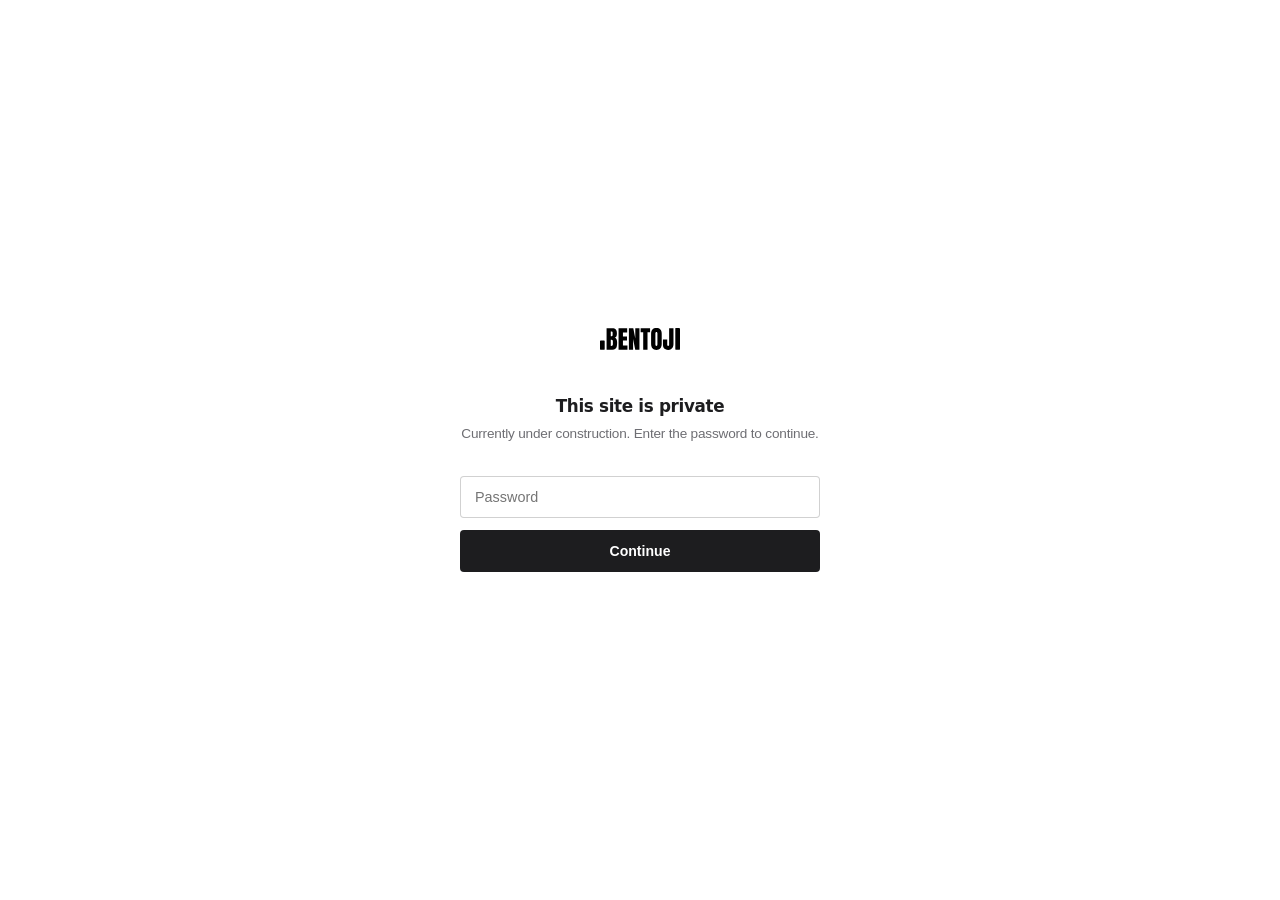
<file: access/index.html>
<!DOCTYPE html>
<html lang="en">
<head>
<meta charset="UTF-8"/>
<meta name="viewport" content="width=device-width, initial-scale=1"/>
<title>Bentoji</title>
<link rel="icon" href="/assets/img/favicon.ico"/>
<link rel="stylesheet" href="/assets/site.css?v=40"/>
<style>
  body{display:flex;flex-direction:column;align-items:center;justify-content:center;min-height:100vh;background:#fff;padding:32px 24px;}
  .gate{width:100%;max-width:360px;text-align:center;}
  .gate-logo{display:inline-block;margin-bottom:40px;}
  .gate-logo img{height:22px;filter:invert(1) brightness(0);}
  .gate h1{font-size:1.05rem;font-weight:600;color:var(--white);letter-spacing:-.02em;margin-bottom:8px;}
  .gate p{font-size:.85rem;color:var(--muted);margin-bottom:32px;line-height:1.5;}
  .gate-form{display:flex;flex-direction:column;gap:12px;}
  .gate-input{width:100%;padding:12px 14px;border:1px solid var(--line);border-radius:var(--radius);font-size:.9rem;font-family:inherit;background:#fff;color:var(--white);outline:none;box-sizing:border-box;transition:border-color .15s;}
  .gate-input:focus{border-color:var(--line-strong);}
  .gate-btn{width:100%;padding:13px;background:var(--white);color:#fff;border:none;border-radius:var(--radius);font-size:.88rem;font-weight:600;font-family:inherit;cursor:pointer;transition:opacity .15s;}
  .gate-btn:hover{opacity:.82;}
  .gate-err{font-size:.8rem;color:#c0392b;display:none;margin-top:4px;}
</style>
</head>
<body>
<div class="gate">
  <a class="gate-logo" href="/access/">
    <img src="/assets/img/bentoji-logo.svg" alt="Bentoji"/>
  </a>
  <h1>This site is private</h1>
  <p>Currently under construction. Enter the password to continue.</p>
  <form class="gate-form" id="gf">
    <input class="gate-input" type="password" id="pw" placeholder="Password" autocomplete="current-password" autofocus/>
    <p class="gate-err" id="err">Incorrect password. Try again.</p>
    <button class="gate-btn" type="submit">Continue</button>
  </form>
</div>
<script>
  document.getElementById('gf').addEventListener('submit', function(e){
    e.preventDefault();
    var pw = document.getElementById('pw').value;
    if (pw === 'bentoji26') {
      sessionStorage.setItem('bentoji_ok', '1');
      var ret = sessionStorage.getItem('bentoji_ret') || '/';
      sessionStorage.removeItem('bentoji_ret');
      location.replace(ret);
    } else {
      document.getElementById('err').style.display = 'block';
      document.getElementById('pw').value = '';
      document.getElementById('pw').focus();
    }
  });
  // Already authenticated
  if (sessionStorage.getItem('bentoji_ok')) {
    location.replace(sessionStorage.getItem('bentoji_ret') || '/');
  }
</script>
</body>
</html>
</file>
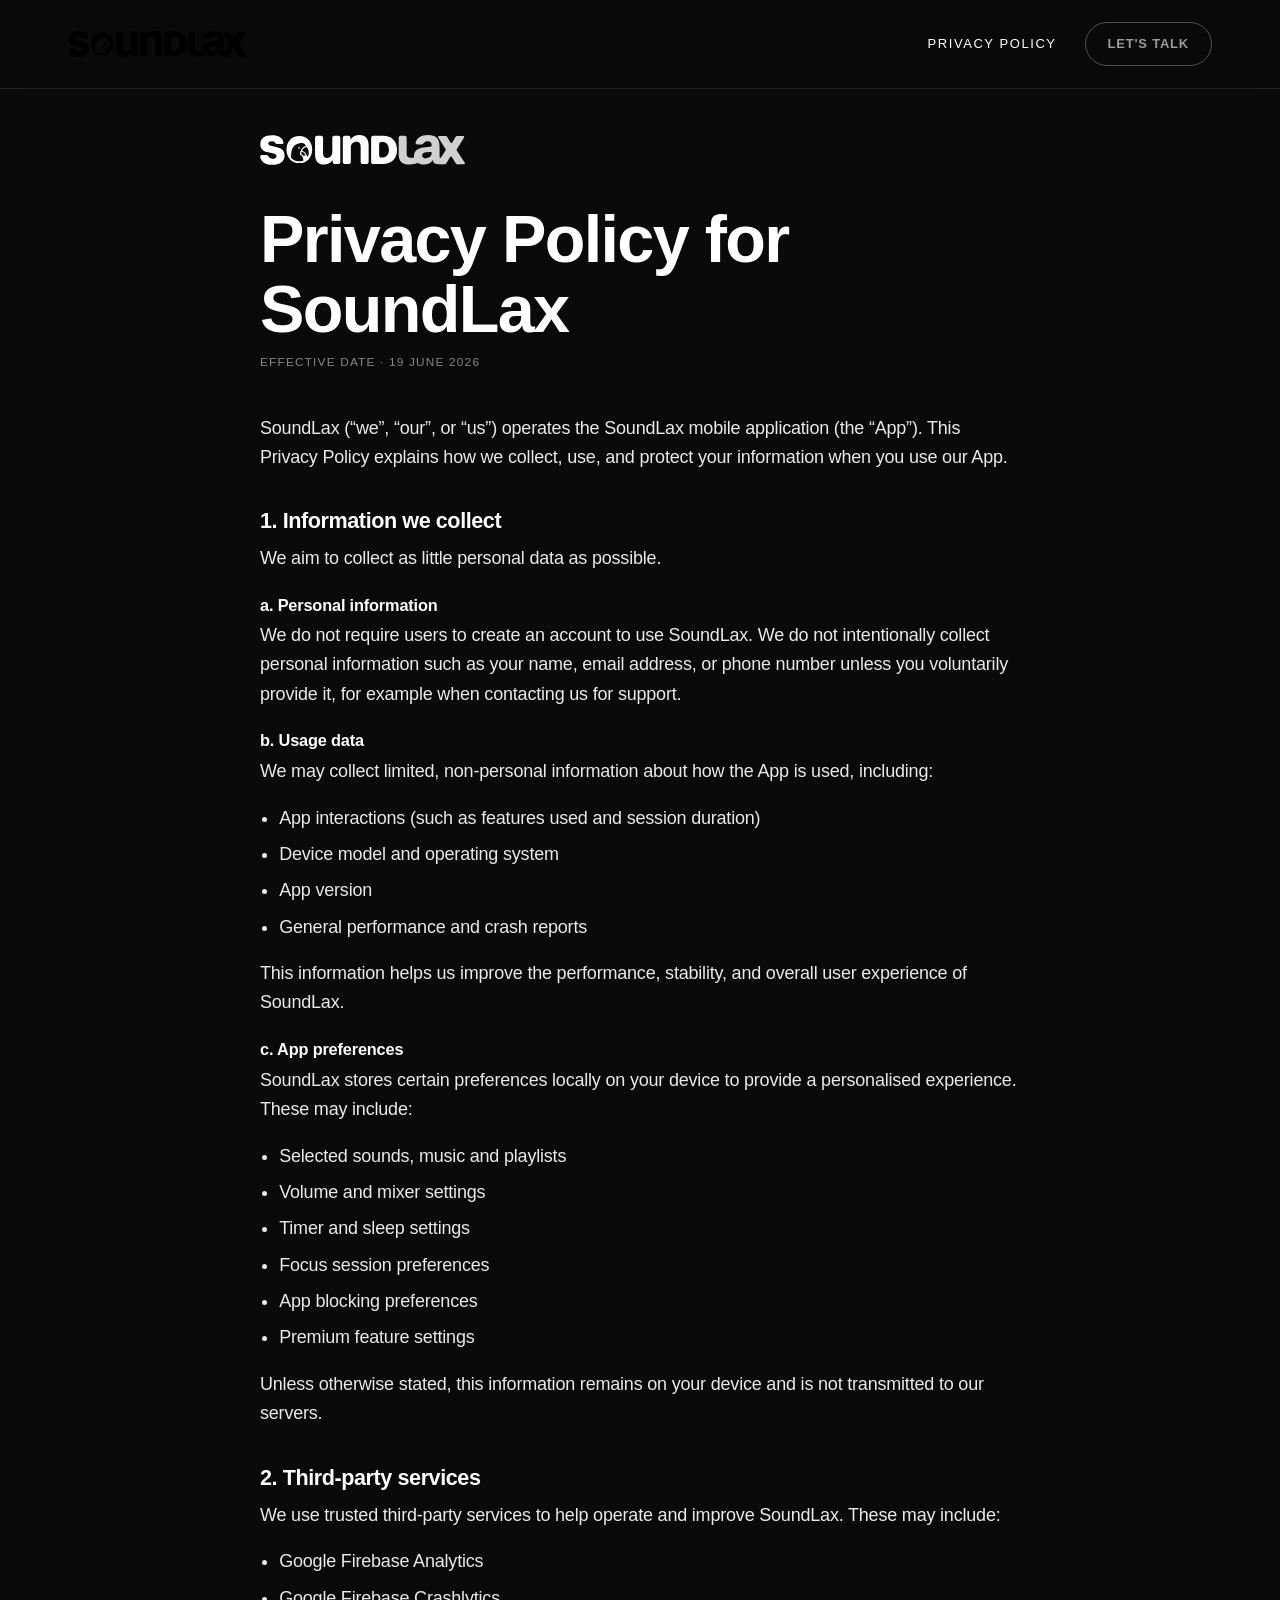
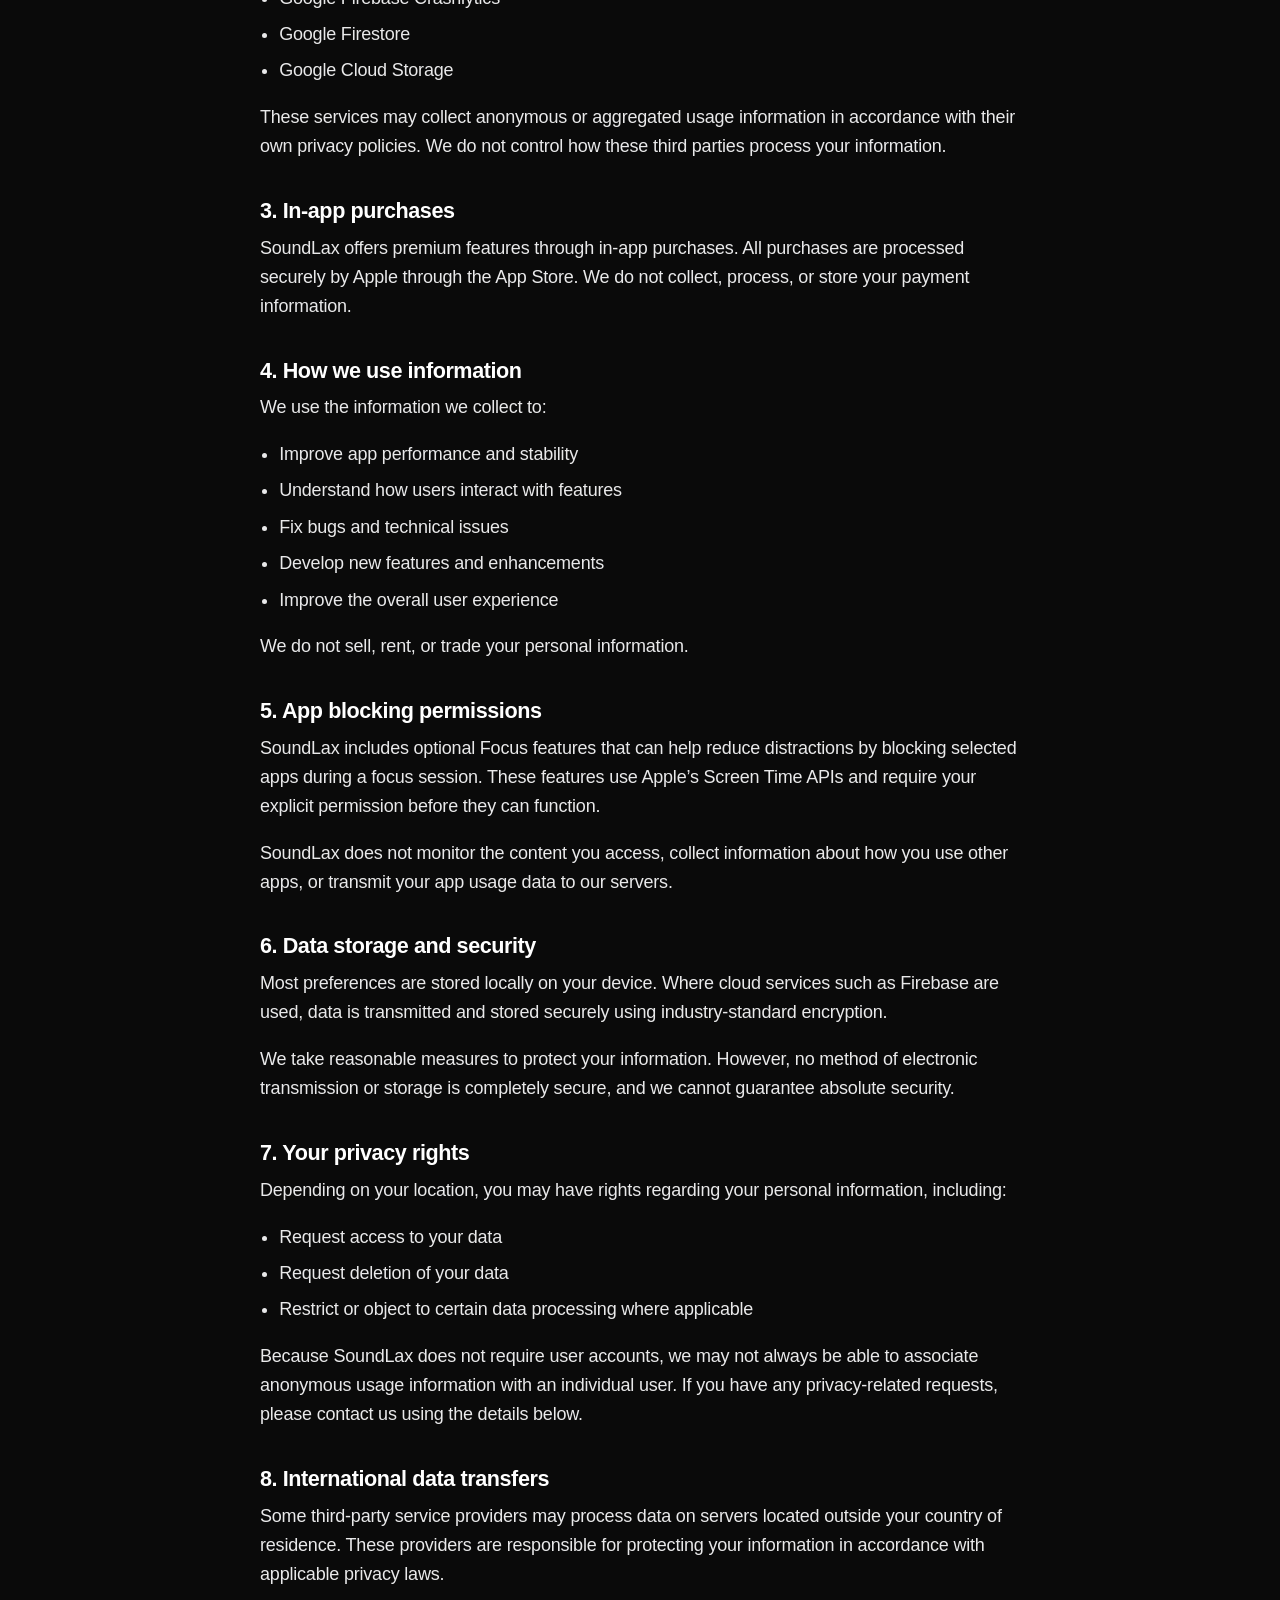
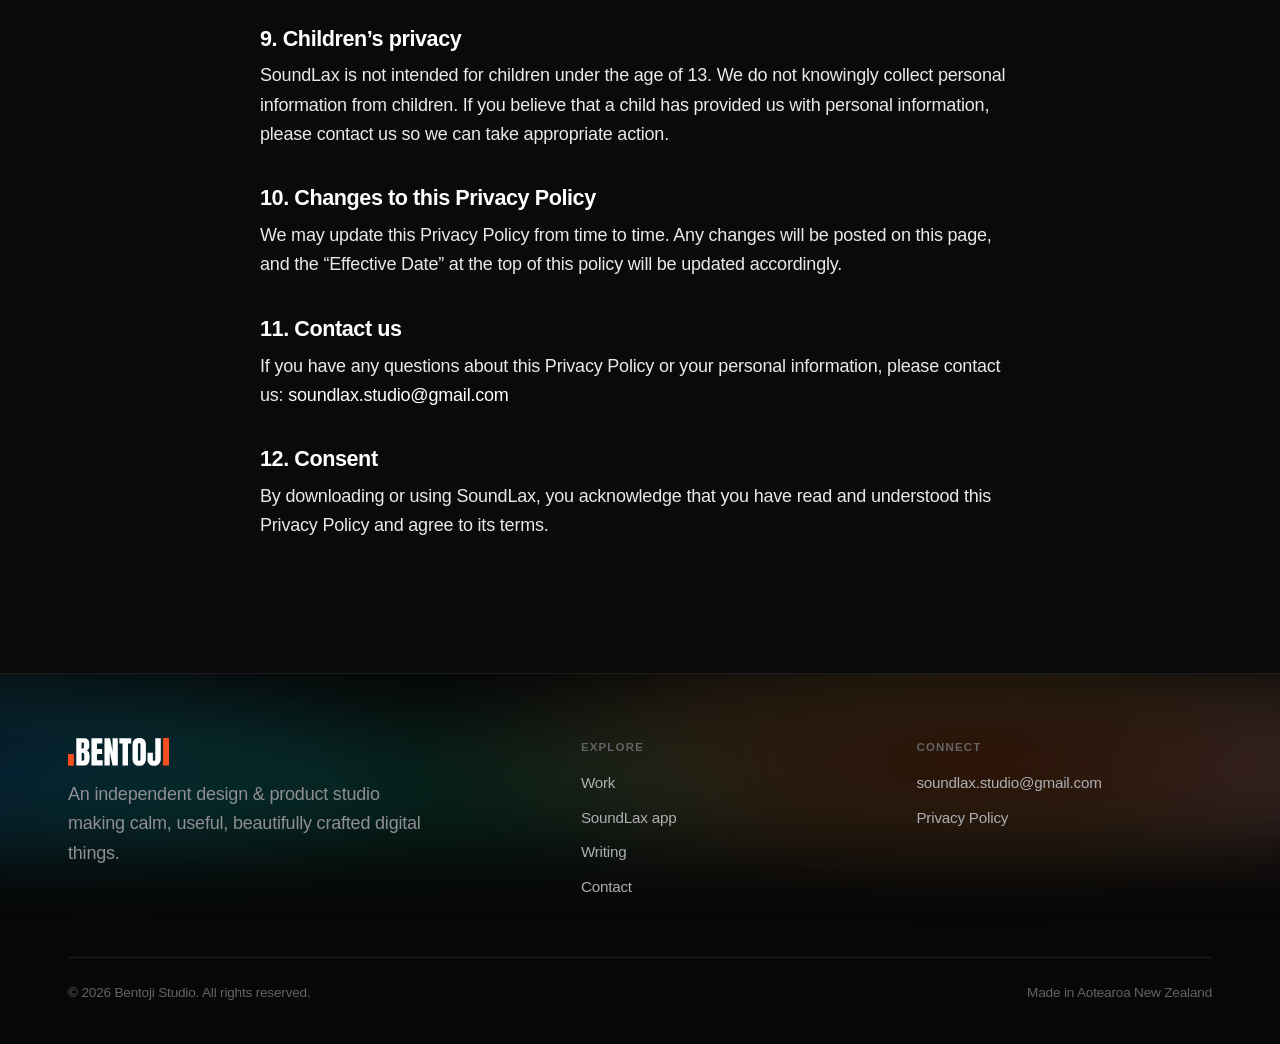
<file: soundlax/privacypolicy/index.html>
<!DOCTYPE html>
<html lang="en">
<head>
<meta charset="UTF-8" />
<meta name="viewport" content="width=device-width, initial-scale=1, maximum-scale=5" />
<title>SoundLax - Privacy Policy</title>
<meta name="description" content="Privacy Policy for the SoundLax mobile application." />
<link rel="canonical" href="https://bentoji.co.nz/soundlax/privacypolicy" />
<meta name="robots" content="index, follow" />
<link rel="icon" href="/assets/img/app-icon.png" sizes="any" />
<script>document.documentElement.classList.add('js');</script>
<link rel="stylesheet" href="/assets/site.css?v=40" />
<link rel="stylesheet" href="/assets/style.css?v=17" />
<style>
  .legal{max-width:760px;margin:0 auto;}
  .legal-logo{height:30px;width:auto;margin-bottom:40px;}
  .legal h1{margin-bottom:.5rem;}
  .legal .updated{color:var(--muted-2);text-transform:uppercase;letter-spacing:.1em;font-size:.74rem;margin-bottom:2.6rem;}
  .legal h2{font-size:1.35rem;margin:2.4rem 0 .7rem;}
  .legal h3{font-size:1.02rem;font-weight:600;color:var(--white);margin:1.4rem 0 .4rem;}
  .legal p,.legal li{color:var(--text);}
  .legal ul{padding-left:1.2rem;margin:.4rem 0 1.1rem;}
  .legal li{margin-bottom:.45rem;}
  .legal a{color:var(--white);border-bottom:1px solid var(--line-strong);}
</style>
</head>
<body>

<header class="site-header" id="top">
  <div class="container header-inner">
    <span class="brand" aria-label="SoundLax" style="cursor:default;pointer-events:none;">
      <img src="/assets/img/logo.svg" alt="SoundLax" height="26" />
    </span>
    <nav class="main-nav" aria-label="Primary">
      <a href="/soundlax/privacypolicy" class="is-current">Privacy Policy</a>
      <a class="btn btn-ghost" href="/contact?app=soundlax" style="padding:10px 22px;font-size:.8125rem;letter-spacing:.06em;">Let's talk</a>
    </nav>
    <button class="menu-toggle" id="menuToggle" aria-label="Open menu" aria-expanded="false">
      <span></span><span></span><span></span>
    </button>
  </div>
</header>
<div class="slideout" id="slideout" aria-hidden="true">
  <button class="slideout-close" id="slideoutClose" aria-label="Close menu">&times;</button>
  <nav class="slideout-nav">
    <a href="/soundlax/privacypolicy">Privacy Policy</a>
    <a class="btn btn-light" href="/contact?app=soundlax">Let's talk</a>
  </nav>
</div>

<section class="section" style="padding-top:clamp(120px,15vh,180px)">
  <div class="container">
    <div class="legal reveal">
      <img class="legal-logo" src="/assets/img/logo.svg" alt="SoundLax" />
      <h1>Privacy Policy for SoundLax</h1>
      <p class="updated">Effective date · 19 June 2026</p>

      <p>SoundLax (“we”, “our”, or “us”) operates the SoundLax mobile application (the “App”). This Privacy Policy explains how we collect, use, and protect your information when you use our App.</p>

      <h2>1. Information we collect</h2>
      <p>We aim to collect as little personal data as possible.</p>
      <h3>a. Personal information</h3>
      <p>We do not require users to create an account to use SoundLax. We do not intentionally collect personal information such as your name, email address, or phone number unless you voluntarily provide it, for example when contacting us for support.</p>
      <h3>b. Usage data</h3>
      <p>We may collect limited, non-personal information about how the App is used, including:</p>
      <ul>
        <li>App interactions (such as features used and session duration)</li>
        <li>Device model and operating system</li>
        <li>App version</li>
        <li>General performance and crash reports</li>
      </ul>
      <p>This information helps us improve the performance, stability, and overall user experience of SoundLax.</p>
      <h3>c. App preferences</h3>
      <p>SoundLax stores certain preferences locally on your device to provide a personalised experience. These may include:</p>
      <ul>
        <li>Selected sounds, music and playlists</li>
        <li>Volume and mixer settings</li>
        <li>Timer and sleep settings</li>
        <li>Focus session preferences</li>
        <li>App blocking preferences</li>
        <li>Premium feature settings</li>
      </ul>
      <p>Unless otherwise stated, this information remains on your device and is not transmitted to our servers.</p>

      <h2>2. Third-party services</h2>
      <p>We use trusted third-party services to help operate and improve SoundLax. These may include:</p>
      <ul>
        <li>Google Firebase Analytics</li>
        <li>Google Firebase Crashlytics</li>
        <li>Google Firestore</li>
        <li>Google Cloud Storage</li>
      </ul>
      <p>These services may collect anonymous or aggregated usage information in accordance with their own privacy policies. We do not control how these third parties process your information.</p>

      <h2>3. In-app purchases</h2>
      <p>SoundLax offers premium features through in-app purchases. All purchases are processed securely by Apple through the App Store. We do not collect, process, or store your payment information.</p>

      <h2>4. How we use information</h2>
      <p>We use the information we collect to:</p>
      <ul>
        <li>Improve app performance and stability</li>
        <li>Understand how users interact with features</li>
        <li>Fix bugs and technical issues</li>
        <li>Develop new features and enhancements</li>
        <li>Improve the overall user experience</li>
      </ul>
      <p>We do not sell, rent, or trade your personal information.</p>

      <h2>5. App blocking permissions</h2>
      <p>SoundLax includes optional Focus features that can help reduce distractions by blocking selected apps during a focus session. These features use Apple’s Screen Time APIs and require your explicit permission before they can function.</p>
      <p>SoundLax does not monitor the content you access, collect information about how you use other apps, or transmit your app usage data to our servers.</p>

      <h2>6. Data storage and security</h2>
      <p>Most preferences are stored locally on your device. Where cloud services such as Firebase are used, data is transmitted and stored securely using industry-standard encryption.</p>
      <p>We take reasonable measures to protect your information. However, no method of electronic transmission or storage is completely secure, and we cannot guarantee absolute security.</p>

      <h2>7. Your privacy rights</h2>
      <p>Depending on your location, you may have rights regarding your personal information, including:</p>
      <ul>
        <li>Request access to your data</li>
        <li>Request deletion of your data</li>
        <li>Restrict or object to certain data processing where applicable</li>
      </ul>
      <p>Because SoundLax does not require user accounts, we may not always be able to associate anonymous usage information with an individual user. If you have any privacy-related requests, please contact us using the details below.</p>

      <h2>8. International data transfers</h2>
      <p>Some third-party service providers may process data on servers located outside your country of residence. These providers are responsible for protecting your information in accordance with applicable privacy laws.</p>

      <h2>9. Children’s privacy</h2>
      <p>SoundLax is not intended for children under the age of 13. We do not knowingly collect personal information from children. If you believe that a child has provided us with personal information, please contact us so we can take appropriate action.</p>

      <h2>10. Changes to this Privacy Policy</h2>
      <p>We may update this Privacy Policy from time to time. Any changes will be posted on this page, and the “Effective Date” at the top of this policy will be updated accordingly.</p>

      <h2>11. Contact us</h2>
      <p>If you have any questions about this Privacy Policy or your personal information, please contact us: <a href="mailto:soundlax.studio@gmail.com">soundlax.studio@gmail.com</a></p>

      <h2>12. Consent</h2>
      <p>By downloading or using SoundLax, you acknowledge that you have read and understood this Privacy Policy and agree to its terms.</p>
    </div>
  </div>
</section>

<footer class="site-footer">
  <div class="container">
    <div class="footer-top">
      <div class="footer-brand">
        <a class="brand" href="/" aria-label="Bentoji home"><img src="/assets/img/bentoji-logo.svg" alt="Bentoji" /></a>
        <p>An independent design &amp; product studio making calm, useful, beautifully crafted digital things.</p>
      </div>
      <div class="footer-col">
        <h5>Explore</h5>
        <a href="/portfolio">Work</a>
        <a href="/soundlax-app">SoundLax app</a>
        <a href="/writing">Writing</a>
        <a href="/contact">Contact</a>
      </div>
      <div class="footer-col">
        <h5>Connect</h5>
        <a href="mailto:soundlax.studio@gmail.com">soundlax.studio@gmail.com</a>
        <a href="/soundlax/privacypolicy">Privacy Policy</a>
      </div>
    </div>
    <div class="footer-bottom">
      <span>© <span data-year>2026</span> Bentoji Studio. All rights reserved.</span>
      <span>Made in Aotearoa New Zealand</span>
    </div>
  </div>
</footer>

<script src="/assets/site.js?v=28"></script>
<script>
(function(){
  var toggle = document.getElementById('menuToggle');
  var slideout = document.getElementById('slideout');
  var close = document.getElementById('slideoutClose');
  if(toggle && slideout){
    toggle.addEventListener('click', function(){
      slideout.classList.add('open');
      slideout.setAttribute('aria-hidden','false');
      toggle.setAttribute('aria-expanded','true');
    });
    if(close) close.addEventListener('click', function(){
      slideout.classList.remove('open');
      slideout.setAttribute('aria-hidden','true');
      toggle.setAttribute('aria-expanded','false');
    });
    slideout.querySelectorAll('a').forEach(function(a){
      a.addEventListener('click', function(){
        slideout.classList.remove('open');
        slideout.setAttribute('aria-hidden','true');
        toggle.setAttribute('aria-expanded','false');
      });
    });
  }
})();
</script>
</body>
</html>
</file>
<file: assets/site.css>
/* ===================================================================
   Bentoji Studio - design system
   Dark, minimal, editorial. SF Pro. 4px radius.
   =================================================================== */

:root{
  --bg:#ffffff;
  --bg-soft:#f5f5f7;
  --bg-card:#f0f0f2;
  --bg-elev:#e8e8ed;
  --placeholder:#e5e5ea;
  --line:rgba(0,0,0,.1);
  --line-strong:rgba(0,0,0,.18);
  --white:#1d1d1f;
  --text:#1d1d1f;
  --muted:#6e6e73;
  --muted-2:#86868b;
  --accent:#e0431f;
  --radius:4px;
  --maxw:1280px;
  --gutter:clamp(22px,5vw,72px);
  --ease:cubic-bezier(.22,.61,.36,1);
  --font:-apple-system,BlinkMacSystemFont,"SF Pro Text","SF Pro Display","SF Pro","Helvetica Neue",Arial,sans-serif;
  --font-head:"SF Pro Expanded",system-ui,-apple-system,BlinkMacSystemFont,"SF Pro Display","Helvetica Neue",Arial,sans-serif;
}

*{box-sizing:border-box;}
html{-webkit-text-size-adjust:100%;scroll-behavior:smooth;}
html.lenis,html.lenis body{height:auto;}
.lenis.lenis-smooth{scroll-behavior:auto !important;}
.lenis.lenis-stopped{overflow:hidden;}

body{
  margin:0;background:var(--bg);color:var(--text);
  font-family:var(--font);font-size:18px;line-height:1.6;font-weight:400;
  -webkit-font-smoothing:antialiased;text-rendering:optimizeLegibility;overflow-x:hidden;
  letter-spacing:-.011em;
}
img{max-width:100%;height:auto;display:block;}
a{color:inherit;text-decoration:none;}
:focus-visible{outline:2px solid var(--accent);outline-offset:3px;border-radius:var(--radius);}

.container{width:100%;max-width:var(--maxw);margin:0 auto;padding:0 var(--gutter);}
.container-wide{max-width:1560px;}

/* hide the old gradient art everywhere */
.aurora,.grain{display:none !important;}

/* ---------- typography ---------- */
h1,h2,h3,h4{font-family:var(--font-head);font-stretch:expanded;color:var(--white);margin:0;font-weight:700;letter-spacing:-.02em;line-height:1.05;}
.display{font-weight:700;font-stretch:expanded;font-size:clamp(2.7rem,7vw,5.8rem);letter-spacing:-.03em;line-height:1;}
h1{font-weight:700;font-size:clamp(2.3rem,5.2vw,4.2rem);letter-spacing:-.025em;}
h2{font-weight:700;font-size:clamp(1.9rem,4vw,3.2rem);letter-spacing:-.02em;}
h3{font-weight:700;font-size:clamp(1.35rem,2.2vw,1.9rem);letter-spacing:-.015em;}
h4{font-weight:700;font-size:1.18rem;letter-spacing:-.01em;}
p{margin:0 0 1.1rem;}
.lead{font-size:clamp(1.2rem,1.9vw,1.6rem);line-height:1.4;letter-spacing:-.02em;color:var(--text);}
.muted{color:var(--muted);}
strong{color:var(--white);font-weight:600;}

.eyebrow{
  display:inline-flex;align-items:center;gap:10px;
  font-size:.8rem;font-weight:500;text-transform:uppercase;letter-spacing:.12em;
  color:var(--muted);margin-bottom:1.4rem;
}
.eyebrow::before{content:"";width:24px;height:1px;background:var(--line-strong);}
.eyebrow.no-line::before{display:none;}

/* ---------- buttons ---------- */
.btn{
  display:inline-flex;align-items:center;gap:9px;font-family:var(--font);
  font-weight:500;font-size:.97rem;letter-spacing:-.01em;
  padding:13px 24px;border-radius:var(--radius);border:1px solid transparent;cursor:pointer;
  transition:background .25s,color .25s,border-color .25s,opacity .25s;
}
.btn svg{width:17px;height:17px;}
.btn-light{background:#1d1d1f;color:#ffffff;border-color:#1d1d1f;}
.btn-light:hover{background:#3a3a3c;border-color:#3a3a3c;color:#ffffff;}
.btn-ghost{background:transparent;color:var(--white);border-color:var(--line-strong);}
.btn-ghost:hover{background:rgba(0,0,0,.06);color:var(--white);border-color:var(--white);}
.btn-lg{padding:16px 30px;font-size:1.02rem;}

.text-link{display:inline-flex;align-items:center;gap:8px;color:var(--white);font-weight:500;border-bottom:1px solid var(--line-strong);padding-bottom:3px;transition:gap .25s,border-color .25s;}
.text-link:hover{gap:13px;border-color:var(--white);}
.text-link svg{width:16px;height:16px;transition:transform .25s;}
.text-link:hover svg{transform:translateX(3px);}

/* ---------- nav ---------- */
.site-nav{position:fixed;top:0;left:0;right:0;z-index:60;background:rgba(255,255,255,.88);backdrop-filter:saturate(160%) blur(20px);-webkit-backdrop-filter:saturate(160%) blur(20px);border-bottom:1px solid var(--line);}
.nav-inner{display:flex;align-items:center;justify-content:space-between;height:74px;}
.brand{display:inline-flex;align-items:center;color:var(--white);}
.brand img{display:block;width:auto;height:26px;filter:invert(1);}
.brand .spark{color:var(--accent);font-size:1em;line-height:1;}
.nav-links{display:flex;align-items:center;gap:30px;}
.nav-links a{font-size:.82rem;text-transform:uppercase;letter-spacing:.1em;color:var(--muted);transition:color .25s;position:relative;}
.nav-links a:hover,.nav-links a[aria-current=page]{color:var(--white);}
.nav-cta{margin-left:4px;}
.nav-toggle{display:none;flex-direction:column;gap:5px;background:none;border:0;cursor:pointer;padding:8px;}
.nav-toggle span{width:24px;height:2px;background:var(--white);display:block;}
.mobile-menu{position:fixed;inset:0;z-index:55;background:#ffffff;transform:translateY(-100%);transition:transform .45s var(--ease);padding:96px var(--gutter) 40px;display:flex;flex-direction:column;}
.mobile-menu.open{transform:translateY(0);}
.mobile-menu a{font-family:var(--font);font-weight:600;font-size:2rem;letter-spacing:-.03em;color:var(--white);padding:14px 0;border-bottom:1px solid var(--line);}
.mobile-menu .btn{margin-top:28px;align-self:flex-start;}

/* ---------- layout ---------- */
.section{padding:clamp(80px,12vw,170px) 0;position:relative;}
.section-sm{padding:clamp(48px,7vw,90px) 0;}
.section-head{max-width:820px;margin-bottom:clamp(44px,7vw,80px);}
.section-head.center{margin-left:auto;margin-right:auto;text-align:center;}
.grid{display:grid;gap:clamp(24px,4vw,64px);}
.asym{display:grid;grid-template-columns:1fr;gap:clamp(28px,5vw,80px);align-items:center;}
@media(min-width:900px){.asym{grid-template-columns:1.05fr .95fr;}.asym.reverse{grid-template-columns:.95fr 1.05fr;}.asym.reverse .asym-media{order:2;}}
.divider{height:1px;background:var(--line);border:0;margin:0;}

/* ---------- placeholder thumbnail (grayscale, no gradient) ---------- */
.thumb-art{position:relative;width:100%;aspect-ratio:16/10;border-radius:var(--radius);overflow:hidden;background:var(--placeholder);border:1px solid var(--line);}
.thumb-art .mesh{position:absolute;inset:0;background:var(--placeholder);}
.thumb-art .glass{display:none;}
.thumb-art img{position:absolute;inset:0;width:100%;height:100%;object-fit:cover;}
.thumb-art.thumb-top img{object-position:center top;}.thumb-art.thumb-contain{aspect-ratio:auto;height:auto;}.thumb-art.thumb-contain img{position:static;inset:unset;width:100%;height:auto;object-fit:cover;display:block;}
.thumb-art.thumb-placeholder{aspect-ratio:16/9;display:grid;place-items:center;padding:clamp(18px,3vw,34px);}
.placeholder-inner{display:grid;place-items:center;gap:12px;text-align:center;color:var(--white);}
.ph-number{display:grid;place-items:center;width:clamp(42px,6vw,64px);height:clamp(42px,6vw,64px);border:1px solid var(--line-strong);border-radius:999px;font-size:clamp(1rem,2vw,1.35rem);font-weight:700;}
.ph-label{max-width:24ch;color:var(--muted);font-size:clamp(.88rem,1.4vw,1rem);line-height:1.35;}

/* ---------- hero ---------- */
.hero{position:relative;min-height:clamp(620px,88svh,840px);display:flex;align-items:center;overflow:hidden;isolation:isolate;padding:clamp(130px,18vh,210px) 0 clamp(72px,12vh,120px);background:#f8f8fa;}
.hero::before{content:"";position:absolute;left:-14%;right:-14%;bottom:-24%;height:76%;z-index:0;pointer-events:none;background:radial-gradient(58% 92% at 7% 73%,rgba(0,109,255,.55) 0%,rgba(0,210,255,.4) 26%,transparent 56%),radial-gradient(54% 90% at 33% 80%,rgba(0,222,173,.38) 0%,transparent 56%),radial-gradient(54% 88% at 69% 78%,rgba(255,87,16,.48) 0%,rgba(255,179,91,.38) 34%,transparent 62%),radial-gradient(40% 72% at 93% 71%,rgba(235,126,255,.42) 0%,transparent 60%);filter:blur(36px) saturate(110%);opacity:.7;transform:translate3d(0,0,0) scale(1.08);animation:heroAuraDrift 11s ease-in-out infinite alternate;will-change:transform;}
.hero::after{content:"";position:absolute;inset:0;z-index:1;pointer-events:none;background:linear-gradient(180deg,#f8f8fa 0%,rgba(248,248,250,.92) 14%,rgba(248,248,250,.4) 42%,rgba(248,248,250,0) 62%);}
.hero .container{position:relative;z-index:2;}
.hero .display{max-width:16ch;}
.hero .lead{max-width:52ch;margin-top:1.8rem;color:var(--muted);}
.hero-actions{display:flex;flex-wrap:wrap;gap:14px;margin-top:2.6rem;}
.hero .btn-light{box-shadow:0 8px 28px rgba(0,0,0,.12);}
.hero .btn-ghost{background:rgba(0,0,0,.05);backdrop-filter:blur(8px);-webkit-backdrop-filter:blur(8px);}
@keyframes heroAuraDrift{
  0%{transform:translate3d(-5%,-1%,0) scale(1.08);}
  50%{transform:translate3d(3%,-6%,0) scale(1.15);}
  100%{transform:translate3d(7%,-3%,0) scale(1.1);}
}
@keyframes footerAuraDrift{
  0%{transform:translate3d(0,0,0) scale(1);opacity:.55;}
  40%{transform:translate3d(-5%,0,0) scale(1.06);opacity:.64;}
  100%{transform:translate3d(5%,0,0) scale(1.03);opacity:.48;}
}

/* ---------- services ---------- */
.svc-grid{display:grid;grid-template-columns:1fr;gap:1px;background:var(--line);border:1px solid var(--line);border-radius:var(--radius);overflow:hidden;}
@media(min-width:760px){.svc-grid{grid-template-columns:1fr 1fr;}}
.svc{background:var(--bg);padding:clamp(28px,3vw,46px);transition:background .3s;}
.svc:hover{background:var(--bg-soft);}
.svc .num{font-size:.8rem;color:var(--muted-2);letter-spacing:.04em;}
.svc h4{margin:16px 0 10px;font-size:1.3rem;}
.svc p{color:var(--muted);margin:0;font-size:1rem;}

/* ---------- work grid ---------- */
.work-grid{display:grid;grid-template-columns:1fr;gap:clamp(40px,6vw,84px);}
@media(min-width:760px){
  .work-grid{grid-template-columns:1fr 1fr;}
  .work-grid .work-card:nth-child(4n+1){grid-column:1 / -1;}
  .work-grid .work-card:nth-child(4n+1) .thumb-art{aspect-ratio:21/9;}
}
.work-grid .work-card .thumb-art.thumb-placeholder{aspect-ratio:16/9;}
.work-card{display:block;}
.work-card .thumb-art{transition:transform .5s var(--ease);}
.work-card:hover .thumb-art{transform:translateY(-4px);}
.work-meta{display:flex;align-items:baseline;justify-content:space-between;gap:16px;margin-top:20px;}
.work-meta h3{font-size:clamp(1.3rem,2vw,1.7rem);}
.work-meta .yr{color:var(--muted-2);font-size:.9rem;white-space:nowrap;}
.work-card .cat{text-transform:uppercase;letter-spacing:.12em;font-size:.74rem;color:var(--muted);margin-top:4px;display:block;}
.work-card .loc{color:var(--muted-2);margin:6px 0 0;font-size:.9rem;}
.work-card .desc{color:var(--muted);margin:10px 0 0;font-size:1rem;max-width:54ch;}
.work-card .arrow{display:inline-flex;align-items:center;gap:8px;margin-top:16px;color:var(--white);font-weight:500;font-size:.95rem;}
.work-card .arrow svg{width:16px;height:16px;transition:transform .25s;}
.work-card:hover .arrow svg{transform:translate(3px,-3px);}

/* ── Work detail — editorial two-column layout ─────────── */
/* Wide container for detail pages */
.container.work-detail{
  max-width:1440px;
  padding-top:clamp(110px,14vh,160px);
  padding-bottom:clamp(80px,12vw,160px);
}

/* Two-column grid */
.work-detail-grid{display:grid;grid-template-columns:1fr;gap:clamp(48px,7vw,72px);align-items:start;}
@media(min-width:900px){
  .work-detail-grid{grid-template-columns:30fr 70fr;gap:clamp(48px,4.5vw,72px);}
  .work-side{position:sticky;top:100px;align-self:start;}
}
/* Nav aligned to work-detail container on this page */
body.work-page .site-nav .container{max-width:1440px;}

/* ── Left sidebar ──────────────────────────────────────── */
/* Back link */
.work-back{
  display:inline-flex;align-items:center;gap:7px;
  font-size:.75rem;text-transform:uppercase;letter-spacing:.1em;
  color:var(--muted-2);text-decoration:none;margin-bottom:clamp(28px,4vw,44px);
  transition:color .2s;border-bottom:0 !important;font-weight:500;
}
.work-back:hover{color:var(--white);}
.work-back svg{width:12px;height:12px;flex-shrink:0;}

/* Category */
.work-side .cat{
  display:block;font-size:.72rem;text-transform:uppercase;
  letter-spacing:.14em;color:var(--muted-2);margin-bottom:10px;
}

/* Title */
.work-side h1{
  font-size:clamp(1.45rem,2vw,1.85rem);letter-spacing:-.02em;
  line-height:1.1;margin:0 0 8px;color:var(--white);
}

/* Location */
.work-side .loc{
  color:var(--muted);font-size:.88rem;margin:0;line-height:1.5;
}

/* Facts — single column stacked list */
.work-facts{
  display:flex;flex-direction:column;gap:18px;
  margin-top:clamp(24px,3vw,36px);
  padding-top:clamp(24px,3vw,32px);
  border-top:1px solid var(--line);
}
.fact .k{
  display:block;text-transform:uppercase;letter-spacing:.1em;
  font-size:.65rem;color:var(--muted-2);font-weight:600;margin-bottom:4px;
}
.fact .v{
  color:var(--text);font-size:.9rem;line-height:1.5;font-weight:400;
}

/* Visit button */
.work-side .hero-actions{margin-top:clamp(24px,3vw,36px);}
.work-side .btn{font-size:.85rem;padding:11px 20px;}

/* ── Right: main content ───────────────────────────────── */
.work-main{min-width:0;}

/* Tagline */
.work-main .lead{
  font-size:clamp(1.05rem,1.6vw,1.3rem);color:var(--muted);
  max-width:none;line-height:1.6;letter-spacing:-.01em;
  margin-bottom:clamp(40px,5vw,60px);
}

/* Cover — no border, clean */
.work-cover{
  border:0;border-radius:0;background:transparent;
  overflow:visible;margin-bottom:clamp(44px,6vw,72px);
}
.work-cover .thumb-art{
  border:0;border-radius:2px;overflow:hidden;aspect-ratio:auto;
}
.work-cover .thumb-art img{
  position:static;width:100%;height:auto;
  object-fit:contain;object-position:center top;display:block;
}
.work-cover .thumb-art.cover-full{aspect-ratio:auto;}
.work-cover .thumb-art.cover-full img{
  position:static;width:100%;height:auto;
  object-fit:contain;object-position:center top;display:block;
}

/* Body prose */
.work-body{max-width:none;}
.work-body h3{
  font-size:clamp(.92rem,1.3vw,1.08rem);font-weight:700;
  color:var(--white);letter-spacing:.01em;text-transform:uppercase;
  margin:clamp(52px,7vw,88px) 0 14px;scroll-margin-top:110px;
  max-width:none;
}
.work-body h3:first-child{margin-top:0;}
.work-body p{
  color:var(--muted);font-size:.97rem;line-height:1.78;
  max-width:64ch;margin:0 0 1em;
}
.work-body a{
  color:var(--white);font-weight:600;
  border-bottom:1px solid var(--line-strong);
  transition:border-color .2s,color .2s;
}
.work-body a:hover{border-color:var(--white);}
.work-body .work-list{
  max-width:62ch;margin:0 0 1.2rem;padding-left:1.15rem;
  color:var(--muted);font-size:.97rem;line-height:1.78;
}
.work-body .work-list li{margin-bottom:.45rem;}

/* Inline images inside body — generous space, no decoration */
.shot-inline{
  margin:clamp(40px,6vw,64px) 0;
  border:0;background:none;border-radius:0;overflow:visible;
}
.shot-inline img{
  width:100%;height:auto;display:block;border-radius:2px;
}

/* Gallery shots at bottom — clean, generous gap */
.work-shots{
  margin-top:clamp(44px,6vw,72px);
  display:flex;flex-direction:column;
  gap:clamp(32px,4vw,48px);
}
.shot{
  margin:0;border:0;background:transparent;
  border-radius:2px;overflow:hidden;
}
.shot img{
  width:100%;height:auto;display:block;
  object-fit:contain;object-position:center top;
}
.shot-placeholder{
  aspect-ratio:16/9;display:grid;place-items:center;
  padding:clamp(30px,5vw,68px);
  border:1px dashed var(--line-strong);border-radius:2px;
}

/* ---------- CTA ---------- */
.cta-callout{position:relative;overflow:hidden;border-radius:var(--radius);border:1px solid var(--line);background:var(--bg-soft);padding:clamp(48px,6vw,80px) clamp(32px,5vw,72px);text-align:left;}
.cta-callout::before{content:"";position:absolute;right:-10%;top:-30%;width:70%;height:180%;z-index:0;pointer-events:none;background:radial-gradient(52% 60% at 70% 40%,rgba(0,109,255,.18) 0%,transparent 60%),radial-gradient(40% 50% at 90% 70%,rgba(255,87,16,.14) 0%,transparent 60%),radial-gradient(36% 44% at 50% 60%,rgba(0,222,173,.1) 0%,transparent 60%);filter:blur(28px);opacity:1;}
.cta-callout-inner{position:relative;z-index:2;display:grid;grid-template-columns:1fr;gap:clamp(36px,5vw,64px);align-items:center;}
@media(min-width:760px){.cta-callout-inner{grid-template-columns:1fr 1fr;}}
.cta-callout-text{}
.cta-callout h2{max-width:22ch;margin:0;}
.cta-callout p{max-width:42ch;margin:1.1rem 0 0;color:var(--muted);}
.cta-callout .hero-actions{justify-content:flex-start;margin-top:2rem;}
.cta-visual{display:none;position:relative;align-items:center;justify-content:center;min-height:180px;}
@media(min-width:760px){.cta-visual{display:flex;}}
.cta-visual-mark{position:relative;width:160px;height:160px;flex-shrink:0;}
.cta-visual-mark::before,.cta-visual-mark::after{content:"";position:absolute;border-radius:50%;animation:ctaOrbDrift 7s ease-in-out infinite alternate;}
.cta-visual-mark::before{inset:0;background:radial-gradient(circle at 38% 38%,rgba(0,109,255,.55),rgba(0,222,173,.3) 55%,transparent 75%);animation-duration:8s;}
.cta-visual-mark::after{inset:14%;background:radial-gradient(circle at 62% 62%,rgba(255,87,16,.5),rgba(235,126,255,.25) 55%,transparent 75%);animation-duration:10s;animation-direction:alternate-reverse;}
.cta-visual-lines{position:absolute;inset:0;display:flex;align-items:center;justify-content:center;gap:6px;}
.cta-visual-lines span{display:block;width:3px;border-radius:999px;background:rgba(0,0,0,.4);animation:ctaLinePulse 2.2s ease-in-out infinite;}
.cta-visual-lines span:nth-child(1){height:36px;animation-delay:0s;}
.cta-visual-lines span:nth-child(2){height:64px;animation-delay:.22s;}
.cta-visual-lines span:nth-child(3){height:88px;animation-delay:.08s;}
.cta-visual-lines span:nth-child(4){height:72px;animation-delay:.34s;}
.cta-visual-lines span:nth-child(5){height:44px;animation-delay:.16s;}
.cta-visual-lines span:nth-child(6){height:56px;animation-delay:.44s;}
@keyframes ctaOrbDrift{0%{transform:translate(0,0) scale(1);}50%{transform:translate(8px,-6px) scale(1.06);}100%{transform:translate(-6px,6px) scale(.97);}}
@keyframes ctaLinePulse{0%,100%{transform:scaleY(.5);opacity:.5;}45%{transform:scaleY(1);opacity:1;}}

/* ---------- forms ---------- */
.form{display:grid;gap:22px;max-width:620px;}
.field{display:flex;flex-direction:column;gap:8px;}
.field label{font-size:.78rem;text-transform:uppercase;letter-spacing:.08em;color:var(--muted);}
.field label .req{color:var(--accent);}
.field input,.field textarea{background:var(--bg-soft);border:1px solid var(--line);border-radius:var(--radius);padding:14px 16px;color:var(--white);font-size:1rem;font-family:var(--font);width:100%;resize:vertical;}
.field input:focus,.field textarea:focus{outline:none;border-color:var(--line-strong);background:var(--bg-elev);}
.field input::placeholder,.field textarea::placeholder{color:var(--muted-2);}
.form-row{display:grid;grid-template-columns:1fr;gap:22px;}
@media(min-width:620px){.form-row{grid-template-columns:1fr 1fr;}}
.form-note{font-size:.95rem;margin:0;}
.form-note.ok{color:#7fd69a;}
.form-note.err{color:#ff7a6b;}
.hp{position:absolute;left:-9999px;opacity:0;}
.contact-list{display:grid;gap:22px;}
.contact-list .k{text-transform:uppercase;letter-spacing:.1em;font-size:.7rem;color:var(--muted-2);margin-bottom:4px;}
.contact-list a{color:var(--white);border-bottom:1px solid var(--line);}
.contact-list a:hover{border-color:var(--white);}

/* ---------- footer ---------- */
.site-footer{position:relative;overflow:hidden;isolation:isolate;border-top:1px solid var(--line);background:#f5f5f7;padding:clamp(56px,7vw,90px) 0 40px;}
.site-footer::before{content:"";position:absolute;left:-12%;right:-12%;top:-15%;height:65%;z-index:0;pointer-events:none;background:radial-gradient(56% 92% at 7% 60%,rgba(0,109,255,.3) 0%,rgba(0,210,255,.2) 28%,transparent 58%),radial-gradient(46% 80% at 34% 70%,rgba(0,222,173,.22) 0%,transparent 58%),radial-gradient(56% 90% at 70% 58%,rgba(255,87,16,.28) 0%,rgba(255,179,91,.2) 34%,transparent 62%),radial-gradient(40% 72% at 96% 62%,rgba(235,126,255,.22) 0%,transparent 60%);filter:blur(30px) saturate(110%);opacity:.6;transform:translate3d(0,0,0) scale(1.08);animation:footerAuraDrift 16s ease-in-out infinite alternate;will-change:transform,opacity;}
.site-footer .container{position:relative;z-index:1;}
.footer-top{display:grid;grid-template-columns:1fr;gap:40px;}
@media(min-width:760px){.footer-top{grid-template-columns:1.6fr 1fr 1fr;}}
.footer-brand .brand{margin-bottom:14px;}
.footer-brand .brand img{height:28px;filter:invert(1);}
.footer-brand p{color:var(--muted);max-width:36ch;}
.footer-col h5{text-transform:uppercase;letter-spacing:.1em;font-size:.72rem;color:var(--muted-2);margin:0 0 16px;font-weight:600;}
.footer-col a{display:block;color:var(--text);margin-bottom:11px;font-size:.97rem;transition:color .25s;}
.footer-col a:hover{color:var(--white);}
.footer-bottom{display:flex;justify-content:space-between;flex-wrap:wrap;gap:14px;margin-top:clamp(44px,6vw,72px);padding-top:24px;border-top:1px solid var(--line);color:var(--muted-2);font-size:.85rem;}
.footer-bottom a{color:var(--muted-2);}
.footer-bottom a:hover{color:var(--text);}

/* ---------- reveal ---------- */
/* transform-only reveal: content is always visible (opacity never hidden),
   so it can never get stuck blank; it just gently slides up when revealed. */
html.js .reveal{transform:translateY(20px);transition:transform .9s var(--ease);will-change:transform;}
html.js .reveal.in{transform:none;}
html.js .reveal.d1{transition-delay:.07s;}
html.js .reveal.d2{transition-delay:.14s;}
html.js .reveal.d3{transition-delay:.21s;}
@media(prefers-reduced-motion:reduce){html.js .reveal{transform:none;transition:none;}html{scroll-behavior:auto;}.hero::before,.client-track{animation:none;}.client-track{flex-wrap:wrap;justify-content:center;width:auto;padding:0 var(--gutter);}.client-marquee::before,.client-marquee::after{display:none;}}

/* ---------- responsive ---------- */
@media(max-width:880px){
  body{font-size:17px;}
  .nav-links{display:none;}
  .nav-toggle{display:flex;}
  .work-grid{grid-template-columns:1fr;}
  .work-grid .work-card:nth-child(4n+1) .thumb-art{aspect-ratio:16/10;}
}

/* ================================================================
   Homepage additions – About / Services / Why / Process
   ================================================================ */

/* About layout – two-column on desktop */
.about-layout {
  display: grid;
  grid-template-columns: 1fr 1fr;
  gap: clamp(48px, 8vw, 100px);
  align-items: start;
}
.about-head { max-width: 480px; }
.about-head h2 { margin-top: 14px; }
.about-body p { color: var(--muted); margin: 0 0 1.1em; font-size: 1.02rem; line-height: 1.72; }
.about-body p:last-child { margin-bottom: 0; }

/* Client carousel */
.clients{
  padding:clamp(52px,8vw,96px) 0;
  overflow:hidden;
  background:#ffffff;
}
.clients-head{max-width:720px;margin-bottom:clamp(28px,4vw,44px);}
.clients-head h2{
  max-width:560px;
  color:var(--muted);
  font-family:var(--font);
  font-size:clamp(1.15rem,2vw,1.65rem);
  font-weight:500;
  line-height:1.35;
  letter-spacing:-.018em;
}
.client-marquee{
  position:relative;
  overflow:hidden;
  margin-inline:calc(var(--gutter) * -1);
  padding:6px 0;
}
.client-marquee::before,
.client-marquee::after{
  content:"";
  position:absolute;
  top:0;
  bottom:0;
  z-index:2;
  width:min(18vw,180px);
  pointer-events:none;
}
.client-marquee::before{left:0;background:linear-gradient(90deg,var(--bg),rgba(255,255,255,0));}
.client-marquee::after{right:0;background:linear-gradient(270deg,var(--bg),rgba(255,255,255,0));}
.client-track{
  display:flex;
  align-items:center;
  gap:14px;
  width:max-content;
  animation:clientMarquee 64s linear infinite;
  will-change:transform;
}
.client-marquee:hover .client-track{animation-play-state:paused;}
.client-logo{
  flex:0 0 auto;
  display:grid;
  place-items:center;
  min-width:clamp(144px,16vw,214px);
  height:72px;
  padding:0 22px;
  color:rgba(0,0,0,.45);
  font-size:.74rem;
  font-weight:650;
  letter-spacing:.14em;
  line-height:1.25;
  text-align:center;
  text-transform:uppercase;
  white-space:nowrap;
}
.client-logo img{
  display:block;
  width:auto;
  max-width:154px;
  max-height:36px;
  object-fit:contain;
  filter:opacity(.75);
  mix-blend-mode:normal;
}
.client-logo img.logo-light{filter:opacity(.7);mix-blend-mode:normal;}
@keyframes clientMarquee{to{transform:translateX(-50%);}}

/* Services – 2×2 expanded grid */
.svc-expanded {
  display: grid;
  grid-template-columns: 1fr 1fr;
  gap: 2px;
  background: var(--line);
  border: 1px solid var(--line);
  border-radius: var(--radius);
  overflow: hidden;
}
.svc-exp {
  background: var(--bg);
  padding: clamp(32px, 4vw, 54px);
  display: flex;
  flex-direction: column;
  transition: background .3s;
}
.svc-exp:hover { background: var(--bg-soft); }
.svc-exp .num { font-size: .8rem; color: var(--muted-2); letter-spacing: .04em; }
.svc-exp h4 { margin: 14px 0 10px; font-size: 1.3rem; }
.svc-tagline { font-size: 1rem; color: var(--text); margin: 0 0 14px; font-weight: 500; }
.svc-exp > p { color: var(--muted); margin: 0 0 18px; font-size: .97rem; line-height: 1.65; }
.svc-list-label { font-size: .78rem; text-transform: uppercase; letter-spacing: .09em; color: var(--muted-2); margin: 0 0 8px; font-weight: 600; }
.svc-exp ul { margin: 0 0 26px; padding: 0 0 0 1em; color: var(--muted); font-size: .92rem; line-height: 1.9; }
.svc-link {
  margin-top: auto;
  align-self: flex-start;
  display: inline-flex;
  align-items: center;
  gap: 7px;
  font-size: .9rem;
  color: var(--white);
  font-weight: 500;
  border-bottom: 1px solid var(--line-strong);
  padding-bottom: 2px;
  transition: gap .25s, border-color .25s;
}
.svc-link svg { width: 15px; height: 15px; flex-shrink: 0; }
.svc-link:hover { gap: 12px; border-color: var(--white); }

/* Why grid – 2×2 */
.why-grid {
  display: grid;
  grid-template-columns: 1fr 1fr;
  gap: 2px;
  background: var(--line);
  border: 1px solid var(--line);
  border-radius: var(--radius);
  overflow: hidden;
}
.why-item {
  background: var(--bg);
  padding: clamp(32px, 4vw, 52px);
  transition: background .3s;
}
.why-item:hover { background: var(--bg-soft); }
.why-item h4 { font-size: 1.05rem; margin: 0 0 10px; }
.why-item p { margin: 0; color: var(--muted); font-size: .97rem; line-height: 1.65; }

/* Process – 4-step row */
.process-grid {
  display: grid;
  grid-template-columns: repeat(4, 1fr);
  gap: 2px;
  background: var(--line);
  border: 1px solid var(--line);
  border-radius: var(--radius);
  overflow: hidden;
}
.process-step {
  background: var(--bg);
  padding: clamp(28px, 3.5vw, 48px);
  transition: background .3s;
}
.process-step:hover { background: var(--bg-soft); }
.step-num {
  display: block;
  font-size: 2.4rem;
  font-weight: 700;
  font-family: var(--font-head);
  color: var(--line-strong);
  margin-bottom: 18px;
  line-height: 1;
  letter-spacing: -.04em;
}
.process-step h4 { font-size: 1.05rem; margin: 0 0 10px; }
.process-step p { color: var(--muted); margin: 0; font-size: .92rem; line-height: 1.65; }

/* Responsive */
@media (max-width: 900px) {
  .about-layout { grid-template-columns: 1fr; gap: clamp(28px, 5vw, 48px); }
  
/* Service card wireframe visuals */
.svc-visual {
  width: 100%;
  height: 192px;
  margin-bottom: 28px;
  border-radius: 10px;
  overflow: hidden;
  border: 1px solid rgba(0,0,0,0.08);
  background: rgba(0,0,0,0.04);
  flex-shrink: 0;
}
.svc-visual svg { width: 100%; height: 100%; display: block; }
.svc-expanded { grid-template-columns: 1fr; }
  .why-grid { grid-template-columns: 1fr; }
  .process-grid { grid-template-columns: 1fr 1fr; }
}
@media (max-width: 560px) {
  .brand img{height:22px;}
  .clients{padding:48px 0;}
  .client-logo{min-width:138px;height:62px;font-size:.68rem;letter-spacing:.11em;padding:0 16px;}
  .client-logo img{max-width:122px;max-height:30px;}
  .process-grid { grid-template-columns: 1fr; }
}

/* ═══════════════════════════════════════════════════════════
   DARK SECTION UTILITY  .section-ink
   Redefines all CSS variables so every component inside
   automatically reads correct dark-mode values.
═══════════════════════════════════════════════════════════ */
.section-ink{
  background:#111111;
  color:#ebebeb;
  --bg:#111111;
  --bg-soft:#1c1c1e;
  --bg-card:#2c2c2e;
  --white:#f0f0f0;
  --text:#ebebeb;
  --muted:#aeaeb2;
  --muted-2:#8e8e93;
  --line:rgba(255,255,255,.09);
  --line-strong:rgba(255,255,255,.16);
  --placeholder:rgba(255,255,255,.06);
  position:relative;
}
.section-ink h1,
.section-ink h2,
.section-ink h3,
.section-ink h4{color:#f0f0f0;}
.section-ink .eyebrow{color:rgba(255,255,255,.38);}
.section-ink .eyebrow::before{background:rgba(255,255,255,.18);}
.section-ink .btn-light{background:#f0f0f0;color:#111111;border-color:#f0f0f0;}
.section-ink .btn-light:hover{background:#ffffff;border-color:#ffffff;color:#000;}
.section-ink .btn-ghost{color:#f0f0f0;border-color:rgba(255,255,255,.22);}
.section-ink .btn-ghost:hover{background:rgba(255,255,255,.09);border-color:rgba(255,255,255,.4);color:#fff;}
/* pricing page specifics inside dark sections */
.section-ink .pr-label-n{color:rgba(255,255,255,.08);}
.section-ink .pr-hero-nav a{border-color:rgba(255,255,255,.14);color:rgba(255,255,255,.45);}
.section-ink .pr-hero-nav a:hover{border-color:rgba(255,255,255,.5);color:#f0f0f0;}

/* ── Warm glow for dark hero sections ────────────────────── */
.ink-glow::before{
  content:"";
  position:absolute;
  pointer-events:none;
  inset:0;
  z-index:0;
  background:
    radial-gradient(60% 80% at 90% 110%, rgba(224,67,31,.18) 0%, transparent 60%),
    radial-gradient(40% 60% at 10% 60%, rgba(255,160,80,.07) 0%, transparent 55%);
  border-radius:inherit;
}
.ink-glow > .container{position:relative;z-index:1;}

/* ═══════════════════════════════════════════════════════════
   DARK FOOTER  (global — affects every page)
═══════════════════════════════════════════════════════════ */
.site-footer{
  background:#111111;
  color:#aeaeb2;
  --white:#f0f0f0;
  --text:#ebebeb;
  --muted:#8e8e93;
  --muted-2:#636366;
  --line:rgba(255,255,255,.09);
  --line-strong:rgba(255,255,255,.16);
}
/* Logo is a white SVG — on dark bg it's correct; remove the invert */
.site-footer .brand img{filter:none !important;height:28px;}
.site-footer .footer-brand p{color:#8e8e93;}
.site-footer .footer-col h5{color:#636366;}
.site-footer .footer-col a{color:#aeaeb2;}
.site-footer .footer-col a:hover{color:#f0f0f0;}
.site-footer .footer-bottom{color:#636366;border-top-color:rgba(255,255,255,.09);}
.site-footer .footer-bottom a{color:#636366;}
.site-footer .footer-bottom a:hover{color:#aeaeb2;}

/* ── Work detail: "What we did" sidebar list ─────────── */
.work-services{margin-top:clamp(20px,2.5vw,28px);padding-top:clamp(20px,2.5vw,28px);border-top:1px solid var(--line);}
.work-services .sk{display:block;text-transform:uppercase;letter-spacing:.1em;font-size:.65rem;color:var(--muted-2);font-weight:600;margin-bottom:10px;}
.work-services ul{list-style:none;margin:0;padding:0;display:flex;flex-direction:column;gap:5px;}
.work-services li{font-size:.88rem;color:var(--muted);line-height:1.45;padding-left:10px;position:relative;}
.work-services li::before{content:"";position:absolute;left:0;top:.62em;width:3px;height:3px;border-radius:50%;background:var(--accent);}

/* ── Work detail: prev/next sidebar nav ──────────────── */
.work-nav-btns{margin-top:clamp(20px,2.5vw,28px);padding-top:clamp(20px,2.5vw,28px);border-top:1px solid var(--line);}
.work-nav-btn{display:flex;align-items:center;gap:10px;padding:14px 16px;border:1px solid var(--line);border-radius:var(--radius);text-decoration:none;transition:border-color .2s,background .2s;}
.work-nav-btn:hover{border-color:var(--line-strong);background:var(--bg-soft);}
.work-nav-label{font-size:.64rem;text-transform:uppercase;letter-spacing:.1em;color:var(--muted-2);font-weight:600;white-space:nowrap;}
.work-nav-title{flex:1;font-size:.88rem;font-weight:600;color:var(--white);white-space:nowrap;overflow:hidden;text-overflow:ellipsis;}
.work-nav-dir{flex-shrink:0;font-size:.82rem;color:var(--muted);line-height:1;}

/* ── Work detail: related projects at bottom ─────────── */
.work-related{margin-top:clamp(64px,9vw,110px);padding-top:clamp(36px,4vw,52px);border-top:1px solid var(--line);}
.work-related-label{font-size:.72rem;text-transform:uppercase;letter-spacing:.12em;color:var(--muted-2);font-weight:600;margin-bottom:clamp(24px,3vw,36px);}
.work-related-grid{display:grid;grid-template-columns:1fr;gap:clamp(16px,2vw,24px);}
@media(min-width:600px){.work-related-grid{grid-template-columns:1fr 1fr;}}
@media(min-width:1100px){.work-related-grid{grid-template-columns:1fr 1fr 1fr;}}
/* compact cards inside related */
.work-related .work-card{gap:10px;}
.work-related .thumb-art{aspect-ratio:16/9;}
.work-related .work-meta h3{font-size:1rem;}
.work-related .desc{font-size:.88rem;}
</file>
<file: assets/style.css>
/* ===================================================================
   SoundLax landing page - clone of bentoji.co.nz/soundlax-app/
   =================================================================== */

:root{
  --bg:#0a0a0a;
  --bg-soft:#111111;
  --bg-card:#161616;
  --line:rgba(255,255,255,.10);
  --white:#ffffff;
  --text:#e9e9ea;
  --muted:#9a9a9e;
  --radius:22px;
  --pill:200px;
  --maxw:1200px;
  --ease:cubic-bezier(.2,.7,.2,1);
  --font-head:"Manrope",-apple-system,BlinkMacSystemFont,"Segoe UI",sans-serif;
  --font-body:"Inter",-apple-system,BlinkMacSystemFont,"Segoe UI",sans-serif;
  --font-eyebrow:"Instrument Sans","Inter",sans-serif;
}

*{box-sizing:border-box;}
html{scroll-behavior:smooth;-webkit-text-size-adjust:100%;scroll-snap-type:y mandatory;}

/* Lenis smooth scroll */
html.lenis,html.lenis body{height:auto;}
.lenis.lenis-smooth{scroll-behavior:auto !important;}
.lenis.lenis-smooth [data-lenis-prevent]{overscroll-behavior:contain;}
.lenis.lenis-stopped{overflow:hidden;}
.lenis.lenis-smooth iframe{pointer-events:none;}
body{
  margin:0;
  background:var(--bg);
  color:var(--text);
  font-family:var(--font-body);
  font-size:18px;
  line-height:1.62;
  font-weight:400;
  -webkit-font-smoothing:antialiased;
  overflow-x:hidden;
}
img{max-width:100%;height:auto;display:block;}
a{color:inherit;text-decoration:none;}

.container{width:100%;max-width:var(--maxw);margin:0 auto;padding:0 28px;}

/* ---------- typography ---------- */
h1,h2,h3{font-family:var(--font-head);color:var(--white);margin:0;}
h2{font-weight:700;letter-spacing:-.02em;line-height:1.05;font-size:clamp(2.4rem,6vw,4.4rem);}
h3{font-weight:400;font-size:clamp(1.6rem,3.2vw,2rem);line-height:1.18;letter-spacing:-.01em;}
h4{font-family:var(--font-body);font-weight:600;font-size:1.35rem;color:var(--white);margin:0 0 .5rem;letter-spacing:-.02em;}
h5{font-family:var(--font-body);font-weight:500;font-size:.8125rem;text-transform:uppercase;letter-spacing:.1em;color:var(--white);margin:0 0 1rem;}
p{margin:0 0 1.1rem;color:var(--text);}
.muted{color:var(--muted);}

.eyebrow{
  display:inline-block;
  font-family:var(--font-eyebrow);
  font-size:.8125rem;
  font-weight:500;
  text-transform:uppercase;
  letter-spacing:.1em;
  color:var(--muted);
  margin-bottom:1.2rem;
}
.eyebrow a{color:var(--muted);transition:color .25s;}
.eyebrow a:hover{color:var(--white);}

/* ---------- buttons ---------- */
.btn{
  display:inline-block;
  font-family:var(--font-body);
  font-weight:600;
  font-size:.95rem;
  padding:14px 30px;
  border-radius:var(--pill);
  border:1px solid transparent;
  cursor:pointer;
  transition:transform .25s var(--ease),opacity .25s,background .25s,color .25s;
}
.btn-light{background:var(--white);color:#000;border-color:var(--white);}
.btn-light:hover{transform:translateY(-2px);opacity:.9;}

/* ---------- header ---------- */
.site-header{
  position:fixed;top:0;left:0;right:0;z-index:50;
  background:rgba(10,10,10,.55);
  backdrop-filter:saturate(140%) blur(14px);
  -webkit-backdrop-filter:saturate(140%) blur(14px);
  border-bottom:1px solid var(--line);
}
.header-inner{display:flex;align-items:center;justify-content:space-between;height:88px;}
.brand img{height:26px;width:auto;}
.brand[aria-label="SoundLax"]{cursor:default;pointer-events:none;user-select:none;}
.main-nav{display:flex;align-items:center;gap:28px;}
.main-nav a{
  font-family:var(--font-eyebrow);
  font-size:.8125rem;text-transform:uppercase;letter-spacing:.12em;
  color:var(--muted);transition:color .25s;
}
.main-nav a:hover,.main-nav a.is-current{color:var(--white);}
.btn-ghost{background:transparent;color:var(--white);border-color:rgba(255,255,255,.28);}
.btn-ghost:hover{border-color:var(--white);transform:translateY(-2px);}
.main-nav .btn{padding:10px 22px;font-size:.8125rem;letter-spacing:.06em;}
.menu-toggle{display:none;flex-direction:column;gap:5px;background:none;border:0;cursor:pointer;padding:6px;}
.menu-toggle span{width:24px;height:2px;background:var(--white);display:block;}

/* slide-out */
.slideout{
  position:fixed;inset:0 0 0 auto;width:min(380px,86vw);z-index:60;
  background:#0d0d0d;border-left:1px solid var(--line);
  transform:translateX(100%);transition:transform .4s var(--ease);
  padding:90px 36px;
}
.slideout.open{transform:translateX(0);}
.slideout-close{position:absolute;top:24px;right:28px;background:none;border:0;color:var(--white);font-size:2rem;line-height:1;cursor:pointer;}
.slideout-nav{display:flex;flex-direction:column;gap:22px;}
.slideout-nav a{font-family:var(--font-head);font-size:1.5rem;color:var(--white);}

/* breadcrumb */
.breadcrumb{padding:104px 0 0;}
.breadcrumb .container{padding-top:18px;padding-bottom:18px;font-size:.85rem;color:var(--muted);}
.breadcrumb a{color:var(--muted);}
.breadcrumb a:hover{color:var(--white);}

/* ---------- hero ---------- */
.hero{position:relative;min-height:92vh;display:flex;align-items:flex-end;overflow:hidden;padding-bottom:8vh;}
.hero-bg{
  position:absolute;inset:0;
  background:#0a0a0a;
}
.hero-overlay{
  position:absolute;inset:0;
  background:linear-gradient(180deg,
    rgba(10,10,10,.45) 0%,
    rgba(10,10,10,0) 26%,
    rgba(10,10,10,.10) 60%,
    rgba(10,10,10,.55) 82%,
    rgba(10,10,10,.92) 94%,
    var(--bg) 100%);
}
.hero-inner{position:relative;z-index:2;}
.hero-title{font-family:var(--font-head);font-weight:700;color:var(--white);letter-spacing:-.03em;line-height:1.02;font-size:clamp(3rem,8vw,7rem);margin:0;}
.hero-title .line{display:block;}
.hero-sub{position:relative;z-index:2;margin:1.4rem 0 0;font-size:clamp(1.05rem,2vw,1.4rem);color:rgba(255,255,255,.9);}
.hero-arrow{
  position:absolute;right:40px;bottom:8vh;z-index:3;color:rgba(255,255,255,.85);
  animation:bob 2.2s ease-in-out infinite;
}
@keyframes bob{0%,100%{transform:translateY(0);}50%{transform:translateY(8px);}}

/* reveal animation - only hidden when JS is active, so content never disappears if JS fails */
html.js .reveal{opacity:0;transform:translateY(28px);transition:opacity 1s var(--ease),transform 1s var(--ease);will-change:opacity,transform;}
html.js .reveal.in{opacity:1;transform:none;}
/* Reduce Motion: keep a gentle opacity fade, drop all movement */
@media(prefers-reduced-motion:reduce){
  html.js .reveal{transform:none;transition:opacity .8s ease;}
  .meet-volume-fill,.meet-volume-knob,.meet-level-bars span{animation:none;}
}

/* icons */
.icon{display:none;}
.feat-icon{display:block;width:28px;height:28px;margin-bottom:16px;color:var(--white);}

/* ---------- generic sections ---------- */
.section{padding:clamp(64px,9vw,130px) 0;}
.section-head{margin-bottom:48px;}
.section-head.center{text-align:center;max-width:760px;margin-left:auto;margin-right:auto;}
.grid-2{display:grid;grid-template-columns:1fr 1fr;gap:clamp(32px,5vw,72px);align-items:center;}

/* meet */
.meet-copy h2{margin-bottom:1.4rem;}
.meet-media img{border-radius:var(--radius);width:100%;}
.meet-player{position:relative;overflow:hidden;border-radius:var(--radius);isolation:isolate;}
.meet-volume-track{position:absolute;left:39.2%;top:28.25%;width:34.8%;height:28px;z-index:2;pointer-events:none;transform:translateY(-50%);}
.meet-volume-track::after{content:"";position:absolute;left:-10px;right:-10px;top:50%;height:28px;border-radius:999px;background:rgba(29,36,53,.72);box-shadow:inset 0 0 0 1px rgba(255,255,255,.05);transform:translateY(-50%);backdrop-filter:blur(3px);-webkit-backdrop-filter:blur(3px);}
.meet-volume-track::before{content:"";position:absolute;left:0;right:0;top:50%;z-index:1;height:5px;border-radius:999px;background:rgba(255,255,255,.96);transform:translateY(-50%);}
.meet-volume-fill{position:absolute;left:0;top:50%;z-index:2;width:35%;height:5px;border-radius:999px;background:#ff6845;transform:translateY(-50%);animation:volumeFillSweep 4.8s var(--ease) infinite;}
.meet-volume-knob{position:absolute;left:35%;top:50%;z-index:3;width:clamp(12px,8%,18px);aspect-ratio:1;border-radius:50%;background:var(--white);box-shadow:0 8px 18px rgba(0,0,0,.25);transform:translate(-50%,-50%);animation:volumeKnobSweep 4.8s var(--ease) infinite;}
.meet-level-bars{position:absolute;left:68.4%;top:23.0%;width:2.5%;height:2.9%;z-index:3;display:flex;align-items:center;justify-content:center;gap:2.5px;pointer-events:none;}
.meet-level-bars span{display:block;width:2.5px;height:55%;border-radius:999px;background:#ff6845;box-shadow:0 0 8px rgba(255,104,69,.5);transform-origin:50% 100%;animation:levelBarPulse 1.4s ease-in-out infinite;}
.meet-level-bars span:nth-child(1){height:44%;animation-delay:0s;}
.meet-level-bars span:nth-child(2){height:90%;animation-delay:.28s;}
.meet-level-bars span:nth-child(3){height:62%;animation-delay:.14s;}
@keyframes volumeFillSweep{0%,6%{width:35%;}40%{width:57%;}57%,63%{width:44%;}92%,100%{width:35%;}}
@keyframes volumeKnobSweep{0%,6%{left:35%;}40%{left:57%;}57%,63%{left:44%;}92%,100%{left:35%;}}
@keyframes levelBarPulse{0%,100%{transform:scaleY(.42);opacity:.6;}22%{transform:scaleY(1.2);opacity:1;}55%{transform:scaleY(.7);opacity:.82;}78%{transform:scaleY(1.05);opacity:.94;}}

/* different */
.different .eyebrow{letter-spacing:.18em;}
.different-grid{align-items:center;}
.diff-media img{border-radius:var(--radius);}
.diff-cards{display:grid;grid-template-columns:1fr 1fr;gap:30px 36px;}
.diff-card h4{font-size:1.15rem;}
.diff-card p{font-size:.98rem;color:var(--muted);margin:0;}

/* features */
.features .feature-media{margin:10px auto 64px;border-radius:var(--radius);overflow:hidden;}
.feature-media img{width:100%;border-radius:var(--radius);}
.feature-grid{display:grid;grid-template-columns:repeat(3,1fr);gap:42px 48px;}
.feature h4{font-size:1.12rem;}
.feature p{font-size:.97rem;color:var(--muted);margin:0;}

/* rain museum */
.rain{
  text-align:center;
  background:linear-gradient(180deg,rgba(10,10,10,.82) 0%,rgba(0,0,0,.46) 40%,rgba(0,0,0,.46) 60%,rgba(10,10,10,.82) 100%),
    url("img/rain-bg-bentoji.jpg") center/cover fixed;
  background-blend-mode:multiply;
  position:relative;
}
.rain-inner{max-width:760px;margin:0 auto;}
.rain-fx{position:absolute;inset:0;width:100%;height:100%;z-index:1;pointer-events:none;}
.rain-inner{position:relative;z-index:2;}
.rain-title{font-size:clamp(2.6rem,7vw,5rem);font-weight:800;letter-spacing:-.02em;margin-bottom:1.6rem;}
.rain-lead{font-size:1.4rem;color:var(--white);font-weight:500;}
.rain-text{color:var(--muted);font-size:1.05rem;}
.link-down{
  display:inline-block;margin-top:1.6rem;font-family:var(--font-eyebrow);
  text-transform:uppercase;letter-spacing:.14em;font-size:.8rem;color:var(--muted);
  border-bottom:1px solid var(--line);padding-bottom:6px;
}
.link-down:hover{color:var(--white);}

/* testimonials — carousel */
.testi-source{font-size:.82rem;letter-spacing:.08em;color:rgba(255,255,255,.5);margin-bottom:.8rem;text-transform:uppercase;}
.testi-carousel{overflow:hidden;position:relative;
  -webkit-mask-image:linear-gradient(90deg,transparent 0,#000 14%,#000 86%,transparent 100%);
  mask-image:linear-gradient(90deg,transparent 0,#000 14%,#000 86%,transparent 100%);
}
.testi-track{display:flex;gap:24px;transition:transform .55s cubic-bezier(.22,.61,.36,1);will-change:transform;}
.testi-page{
  flex:0 0 clamp(280px,74%,520px);
  display:flex;justify-content:center;align-items:stretch;
  padding:2px;opacity:.36;transition:opacity .55s ease;
}
.testi-page.is-active{opacity:1;}
.testi{
  margin:0;background:var(--bg-card);border:1px solid var(--line);
  border-radius:var(--radius);padding:28px 28px 22px;
  display:flex;flex-direction:column;
  width:100%;max-width:560px;min-width:0;text-align:left;
}
.testi-stars{color:#f5a623;font-size:1rem;letter-spacing:.05em;margin-bottom:12px;}
.testi-title{margin:0 0 12px;font-size:1rem;font-weight:700;color:var(--white);font-family:var(--font-head);}
.testi-body{
  flex:1;overflow:hidden;
  max-height:96px; /* ~4 lines */
  position:relative;
  mask-image:linear-gradient(to bottom, #000 60%, transparent 100%);
  -webkit-mask-image:linear-gradient(to bottom, #000 60%, transparent 100%);
  transition:max-height .4s ease, mask-image .4s ease, -webkit-mask-image .4s ease;
}
.testi-body.expanded{
  max-height:600px;
  mask-image:none;
  -webkit-mask-image:none;
}
.testi-body p{font-size:.95rem;color:var(--text);line-height:1.65;margin:0;overflow-wrap:anywhere;word-break:break-word;}
.testi-more{
  align-self:flex-start;margin:8px 0 14px;
  background:none;border:none;padding:0;
  font-size:.82rem;color:rgba(255,255,255,.38);cursor:pointer;
  text-decoration:underline;text-underline-offset:3px;
  transition:color .2s;
}
.testi-more:hover{color:rgba(255,255,255,.7);}
.testi-more.hidden{display:none;}
.testi footer{display:flex;flex-direction:column;margin-top:auto;padding-top:14px;border-top:1px solid var(--line);}
.testi .name{font-weight:600;color:var(--white);font-family:var(--font-head);font-size:.9rem;}
.testi .role{font-size:.78rem;color:var(--muted);}
/* testi nav */
.testi-nav{display:flex;justify-content:center;align-items:center;gap:16px;margin-top:28px;}
.testi-btn{
  display:flex;align-items:center;justify-content:center;
  width:38px;height:38px;border-radius:50%;border:1px solid var(--line);
  background:rgba(255,255,255,.04);color:var(--white);cursor:pointer;
  transition:background .2s, border-color .2s;flex-shrink:0;
}
.testi-btn:hover{background:rgba(255,255,255,.10);border-color:rgba(255,255,255,.25);}
.testi-btn:disabled{opacity:.28;cursor:default;}
/* dots — Apple pill style */
.testi-dots{display:flex;justify-content:center;gap:6px;margin-top:0;align-items:center;}
.testi-dot{
  height:4px;border-radius:2px;border:none;cursor:pointer;padding:0;
  width:24px;background:rgba(255,255,255,.18);
  transition:width .4s cubic-bezier(.22,.61,.36,1), background .4s ease;
}
.testi-dot.active{width:52px;background:rgba(255,255,255,.82);}

/* support */
.support-grid{align-items:center;}
.support-copy h3{margin-bottom:1.3rem;}
.support-copy p{color:var(--muted);}
.support-contact{color:var(--text);}
.support-contact a{color:var(--white);border-bottom:1px solid var(--line);}
.support-media img{max-width:300px;margin:0 auto;border-radius:36px;}

/* faq */
.faq-list{max-width:820px;margin:0 auto;border-top:1px solid var(--line);}
.faq-item{border-bottom:1px solid var(--line);}
.faq-item summary{
  list-style:none;cursor:pointer;padding:26px 44px 26px 0;position:relative;
  font-family:var(--font-head);font-size:1.18rem;color:var(--white);font-weight:500;
  user-select:none;
}
.faq-item summary::-webkit-details-marker{display:none;}
.faq-item summary::after{
  content:"+";position:absolute;right:6px;top:50%;transform:translateY(-50%);
  font-size:1.6rem;color:var(--muted);transition:transform .35s var(--ease), content .35s;font-weight:300;
}
.faq-item.is-open summary::after{transform:translateY(-50%) rotate(45deg);}
.faq-body{
  overflow:hidden;max-height:0;
  transition:max-height .38s cubic-bezier(.22,.61,.36,1), padding-bottom .38s ease;
  padding-bottom:0;color:var(--muted);
}
.faq-item.is-open .faq-body{padding-bottom:26px;}
.faq-body p{color:var(--muted);}
.faq-body ul{margin:0 0 1rem;padding-left:1.2rem;color:var(--muted);}
.faq-body li{margin-bottom:.3rem;}

/* newsletter */
.newsletter-inner{max-width:620px;margin:0 auto;}
.signup-form{display:flex;flex-direction:column;gap:22px;}
.field{display:flex;flex-direction:column;gap:8px;}
.field-label{font-size:.85rem;color:var(--muted);text-transform:uppercase;letter-spacing:.08em;}
.field-label em{color:#ff6b5e;font-style:normal;}
.signup-form input[type=email]{
  background:var(--bg-soft);border:1px solid var(--line);border-radius:14px;
  padding:15px 18px;color:var(--white);font-size:1rem;font-family:var(--font-body);
}
.signup-form input[type=email]:focus{outline:none;border-color:rgba(255,255,255,.35);}
.checks{border:0;margin:0;padding:0;display:flex;flex-direction:column;gap:14px;}
.checks legend{font-weight:600;color:var(--white);margin-bottom:6px;padding:0;}
.checks label{display:flex;align-items:flex-start;gap:10px;color:var(--muted);font-size:.95rem;}
.checks input{margin-top:4px;accent-color:#fff;}
.signup-form .btn{align-self:flex-start;}
.form-note{color:#8bd49a;font-size:.95rem;margin:0;}

/* cta */
.cta{text-align:center;background:linear-gradient(180deg,#0a0a0a,#101014);}
.cta-inner{max-width:900px;margin:0 auto;}
.cta-wordmark{max-width:210px;margin:0 auto 28px;opacity:.95;}
.cta-title{margin-bottom:1rem;}
.cta-title .line{display:block;}
.cta-sub{color:var(--muted);margin-bottom:2rem;}
.platforms{display:flex;flex-wrap:wrap;justify-content:center;gap:30px;margin:0 auto 2rem;}
.plat{display:flex;flex-direction:column;align-items:center;gap:9px;color:var(--muted);font-size:.8rem;letter-spacing:.01em;}
.plat svg{width:30px;height:30px;color:#fff;opacity:.92;}
.appstore-badge{display:inline-block;}
.appstore-badge img{height:48px;width:auto;}

/* footer */
.site-footer{border-top:1px solid var(--line);padding:64px 0 40px;background:#070707;}
.footer-grid{display:grid;grid-template-columns:1.4fr 1fr 1fr 1.2fr;gap:36px;align-items:start;}
.footer-logo{height:11px;width:auto;}
.footer-col h5{margin-bottom:14px;color:var(--muted);}
.footer-col a{display:block;color:var(--text);margin-bottom:10px;font-size:.95rem;transition:color .25s;}
.footer-col a:hover{color:var(--white);}
.footer-col .appstore-badge img{height:44px;}
.footer-bottom{display:flex;justify-content:space-between;gap:18px;margin-top:48px;padding-top:24px;border-top:1px solid var(--line);color:var(--muted);font-size:.85rem;flex-wrap:wrap;}
.footer-bottom p{margin:0;}

/* ---------- responsive ---------- */
@media(max-width:900px){
  body{font-size:17px;}
  .main-nav{display:none;}
  .menu-toggle{display:flex;}
  .grid-2{grid-template-columns:1fr;}
  .different-grid{grid-template-columns:1fr;}
  .diff-media{order:-1;}
  .diff-cards{grid-template-columns:1fr 1fr;}
  .feature-grid{grid-template-columns:1fr 1fr;gap:34px;}
  .testi-page{grid-template-columns:1fr;}
  .support-media{order:-1;}
  .footer-grid{grid-template-columns:1fr 1fr;}
  .hero{min-height:86vh;}
  .hero-arrow{display:none;}
  .rain{background-attachment:scroll;}
}
@media(max-width:560px){
  .container{padding:0 20px;}
  .diff-cards{grid-template-columns:1fr;}
  .feature-grid{grid-template-columns:1fr;}
  .footer-grid{grid-template-columns:1fr;}
  .footer-bottom{flex-direction:column;gap:8px;}
  .hero-title{font-size:clamp(2.6rem,12vw,3.6rem);}
}


/* ═══════════════════════════════════════════════════════
   Premium Enhancements  –  v2
═══════════════════════════════════════════════════════ */

/* ── Nav: deeper frost when scrolled ── */
.site-header.scrolled {
  background: rgba(10,10,10,.92);
  border-bottom-color: rgba(255,255,255,.14);
  transition: background .4s ease, border-color .4s ease;
}

/* ── Hero: z-index stacking ── */
.hero-overlay { position:absolute; inset:0; z-index:2; }  /* dims bg AND video */
.hero-video   { z-index:1; }                              /* between photo and overlay */
.hero-inner   { position:relative; z-index:3; }
.hero-arrow   { z-index:4; }

/* ── Hero: video overlay (fades in when ready, photo always behind) ── */
.hero-video {
  position: absolute; inset: 0;
  width: 100%; height: 100%;
  object-fit: cover; object-position: center;
  opacity: 0;
  transition: opacity 1.4s ease;
}
.hero-video.playing { opacity: 1; }

/* ── Hero: hide orbs/grain ── */
.hero-orbs, .hero-grain { display: none; }

/* ── Apple-style scroll animations ── */
/* Base reveal — larger slide, faster easing */
html.js .reveal {
  opacity: 0;
  transform: translateY(44px);
  transition: opacity .75s cubic-bezier(.25,.46,.45,.94),
              transform .75s cubic-bezier(.25,.46,.45,.94);
  will-change: opacity, transform;
}
html.js .reveal.in {
  opacity: 1;
  transform: translateY(0);
}
/* Stagger siblings inside a grid/flex container */
html.js .testi-page .reveal:nth-child(1) { transition-delay: 0ms; }
html.js .testi-page .reveal:nth-child(2) { transition-delay: 90ms; }
html.js .testi-page .reveal:nth-child(3) { transition-delay: 180ms; }
html.js .feature-grid .reveal:nth-child(1) { transition-delay: 0ms; }
html.js .feature-grid .reveal:nth-child(2) { transition-delay: 80ms; }
html.js .feature-grid .reveal:nth-child(3) { transition-delay: 160ms; }

/* ── Hero: CTA download row ── */
.hero-ctas { display:flex; flex-wrap:wrap; gap:14px; margin-top:1.8rem; }

/* ── Hero: scroll cue ── */
.hero-scroll-cue {
  position:absolute; bottom:42px; left:50%; transform:translateX(-50%);
  z-index:4; display:flex; flex-direction:column; align-items:center; gap:8px;
}
.cue-line {
  width:1px; height:52px;
  background:linear-gradient(to bottom, rgba(255,255,255,.65), transparent);
  animation:cuePulse 2.2s ease-in-out infinite;
}
.cue-label {
  font-size:9px; letter-spacing:.2em; text-transform:uppercase;
  color:rgba(255,255,255,.5);
}
@keyframes cuePulse {
  0%,100% { opacity:1;    transform-origin:top; transform:scaleY(1); }
  50%      { opacity:.25; transform-origin:top; transform:scaleY(.45); }
}

/* ── Scroll reveals: more dramatic ── */
html.js .reveal {
  opacity: 0;
  transform: translateY(56px);
  transition: opacity .72s cubic-bezier(.22,.61,.36,1), transform .72s cubic-bezier(.22,.61,.36,1);
  will-change: opacity, transform;
}
html.js .reveal.in {
  opacity: 1;
  transform: translateY(0);
}

/* ── Features: dark glass section ── */
.features.dark { background:#0c1018; position:relative; }
.features.dark::after {
  content:'';
  position:absolute; inset:0; pointer-events:none; z-index:0;
  background:
    radial-gradient(ellipse 600px 500px at 92% 8%,  rgba(91,141,238,.07) 0%, transparent 65%),
    radial-gradient(ellipse 400px 400px at 6%  92%, rgba(100,184,192,.05) 0%, transparent 65%);
}
.features.dark .section-head,
.features.dark .feature-media,
.features.dark .feature-grid { position:relative; z-index:1; }

.features.dark .feature {
  background:rgba(255,255,255,.035);
  border:1px solid rgba(255,255,255,.075);
  border-radius:16px;
  padding:28px 24px;
  backdrop-filter:blur(12px);
  -webkit-backdrop-filter:blur(12px);
  transition:background .25s ease, transform .25s ease;
}
.features.dark .feature:hover {
  background:rgba(255,255,255,.065);
  transform:translateY(-3px);
}
.features.dark .feature h4 { color:#fff; font-size:1rem; }
.features.dark .feat-icon { color: rgba(255,255,255,.8); }

/* ── Rain Museum: waveform canvas ── */
#waveform {
  display:block;
  margin:0 auto 32px;
  width:100%; max-width:600px; height:88px;
}

/* ── Rain Museum: sound environment tags ── */
.rain-tags {
  display:flex; flex-wrap:wrap; gap:10px;
  justify-content:center; margin:8px 0 28px;
}
.rain-tag {
  padding:7px 17px; border-radius:100px;
  border:1px solid rgba(255,255,255,.14);
  font-size:.8rem; color:rgba(255,255,255,.58);
  background:rgba(255,255,255,.04);
  transition:border-color .28s, color .28s, background .28s;
  cursor:default;
}
.rain-tag:hover, .rain-tag.active {
  border-color:rgba(255,255,255,.55);
  color:rgba(255,255,255,.95);
  background:rgba(255,255,255,.09);
}

/* ── Testimonials: hover lift ── */
.testi { transition:transform .25s ease, box-shadow .25s ease; }
.testi:hover { transform:translateY(-3px); box-shadow:0 12px 40px rgba(0,0,0,.32); }

/* ── Responsive: tablet ── */
@media(max-width:900px) {
  .testi-page { grid-template-columns: repeat(2,1fr); }
}

/* ── Responsive ── */
@media(max-width:640px) {
  .hero-scroll-cue { display:none; }
  .hero-ctas { flex-direction:column; }
}
@media(prefers-reduced-motion:reduce) {
  .hero-bg { animation:none; }
  .cue-line { animation:none; }
}


/* ── Hero App Store badge ── */
.hero-appstore-badge { display:inline-block; }
.hero-appstore-badge img { height:52px; width:auto; display:block; border-radius:12px; }
.hero-appstore-badge:hover { opacity:.88; transition:opacity .25s; }


/* ── Section scroll snap ── */
.hero, .section, .site-footer {
  scroll-snap-align: start;
  scroll-snap-stop: always;
}
</file>
